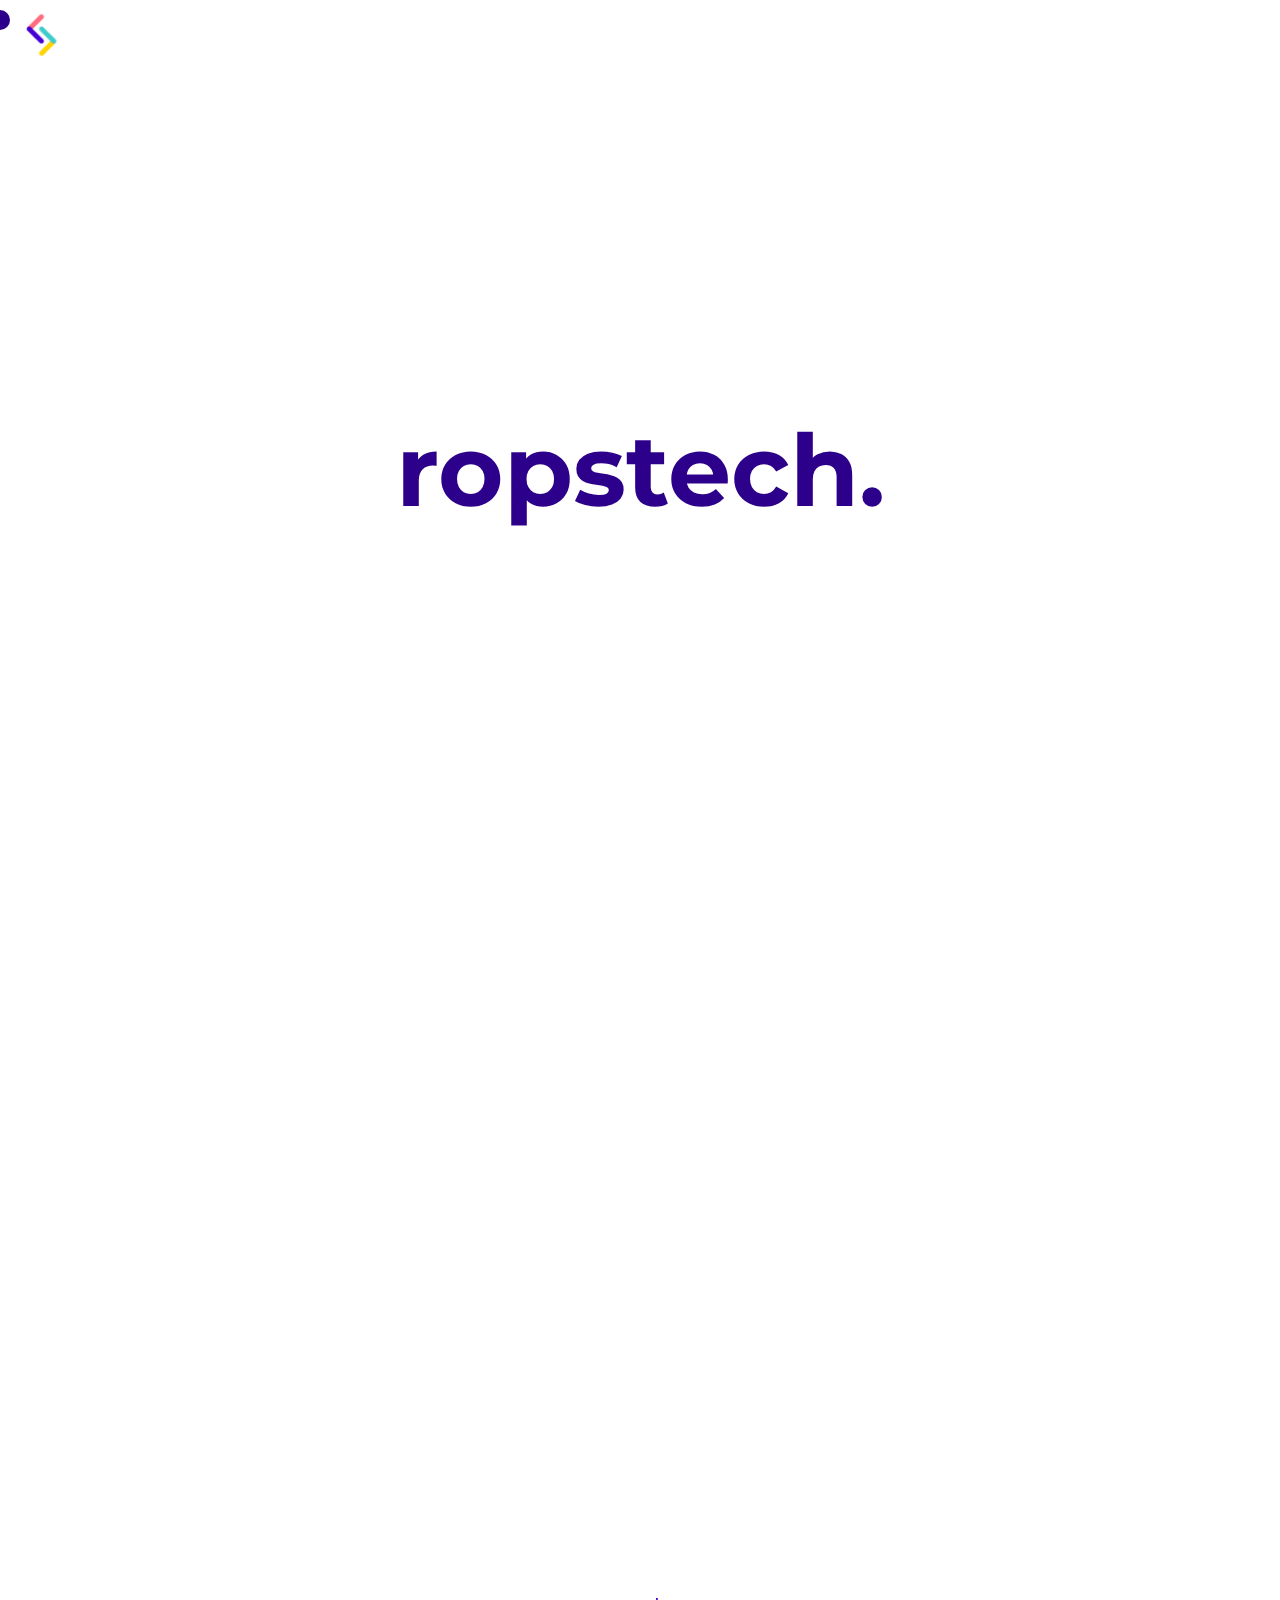
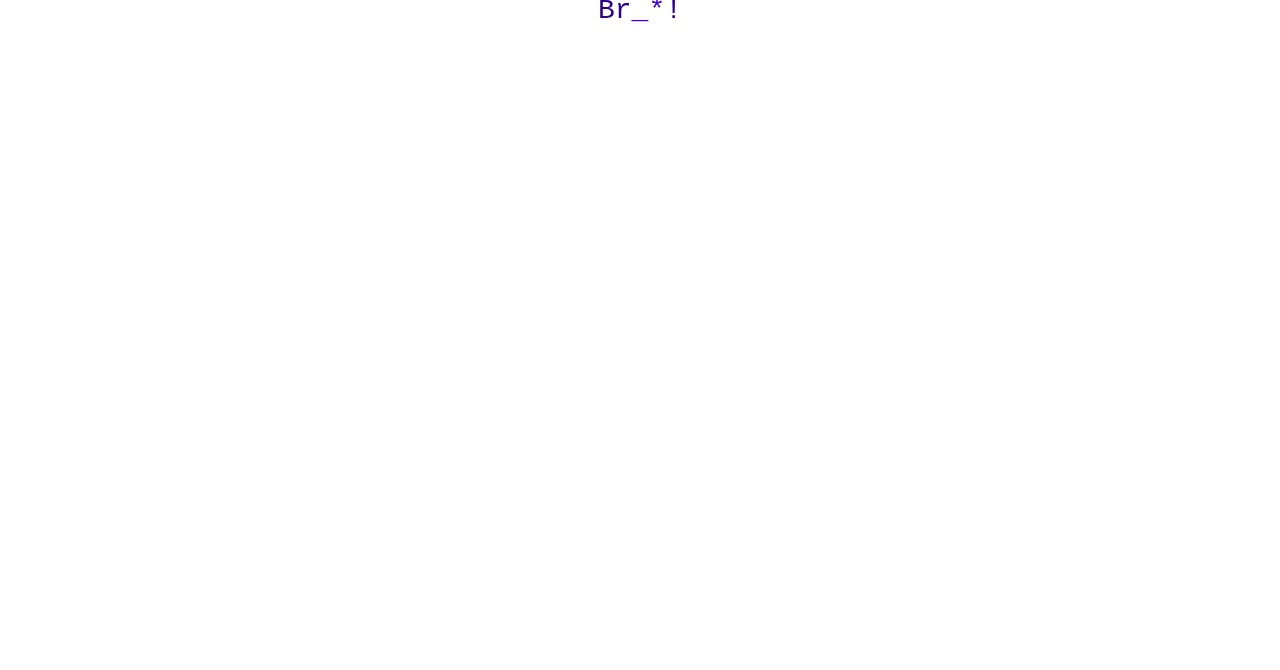
<file: index.html>
<!DOCTYPE html>
<html lang="en">
  
  <head>
    <meta charset="UTF-8">
    <title>ropstech</title>
    <link href="https://fonts.googleapis.com/css2?family=Montserrat:wght@900&display=swap" rel="stylesheet">
    <link rel="shortcut icon" type="image/x-icon" href="icons/favicon.ico?">
    <link rel="stylesheet" type="text/css" href="style.css">
  </head>

  <body>

    <div class="header">
      <a href="https://ropstech.github.io">
        <img class="my-logo" src="./images/Logo_main-removebg.png" alt="Logo"/>
      </a>
    </div>
    <div class="cursor"></div>
    <div class="shapes"style="margin-top: 20px;">
      <div class="shape shape-1"></div>
      <div class="shape shape-2"></div>
      <div class="shape shape-3"></div>
    </div>
    <div class="content"style="margin-top: 20px;">
      <h1>ropstech.</h1>
    </div>
    <div class="spacer"></div>
    <div class="container">
      <div class="text"></div>
    </div> 

    <script src="./scripts/mouseover.js"></script>
    <script src="https://cdnjs.cloudflare.com/ajax/libs/gsap/3.9.1/gsap.min.js"></script>
    <script src="./scripts/text_scramble.js"></script>

  </body>
</html>
</file>
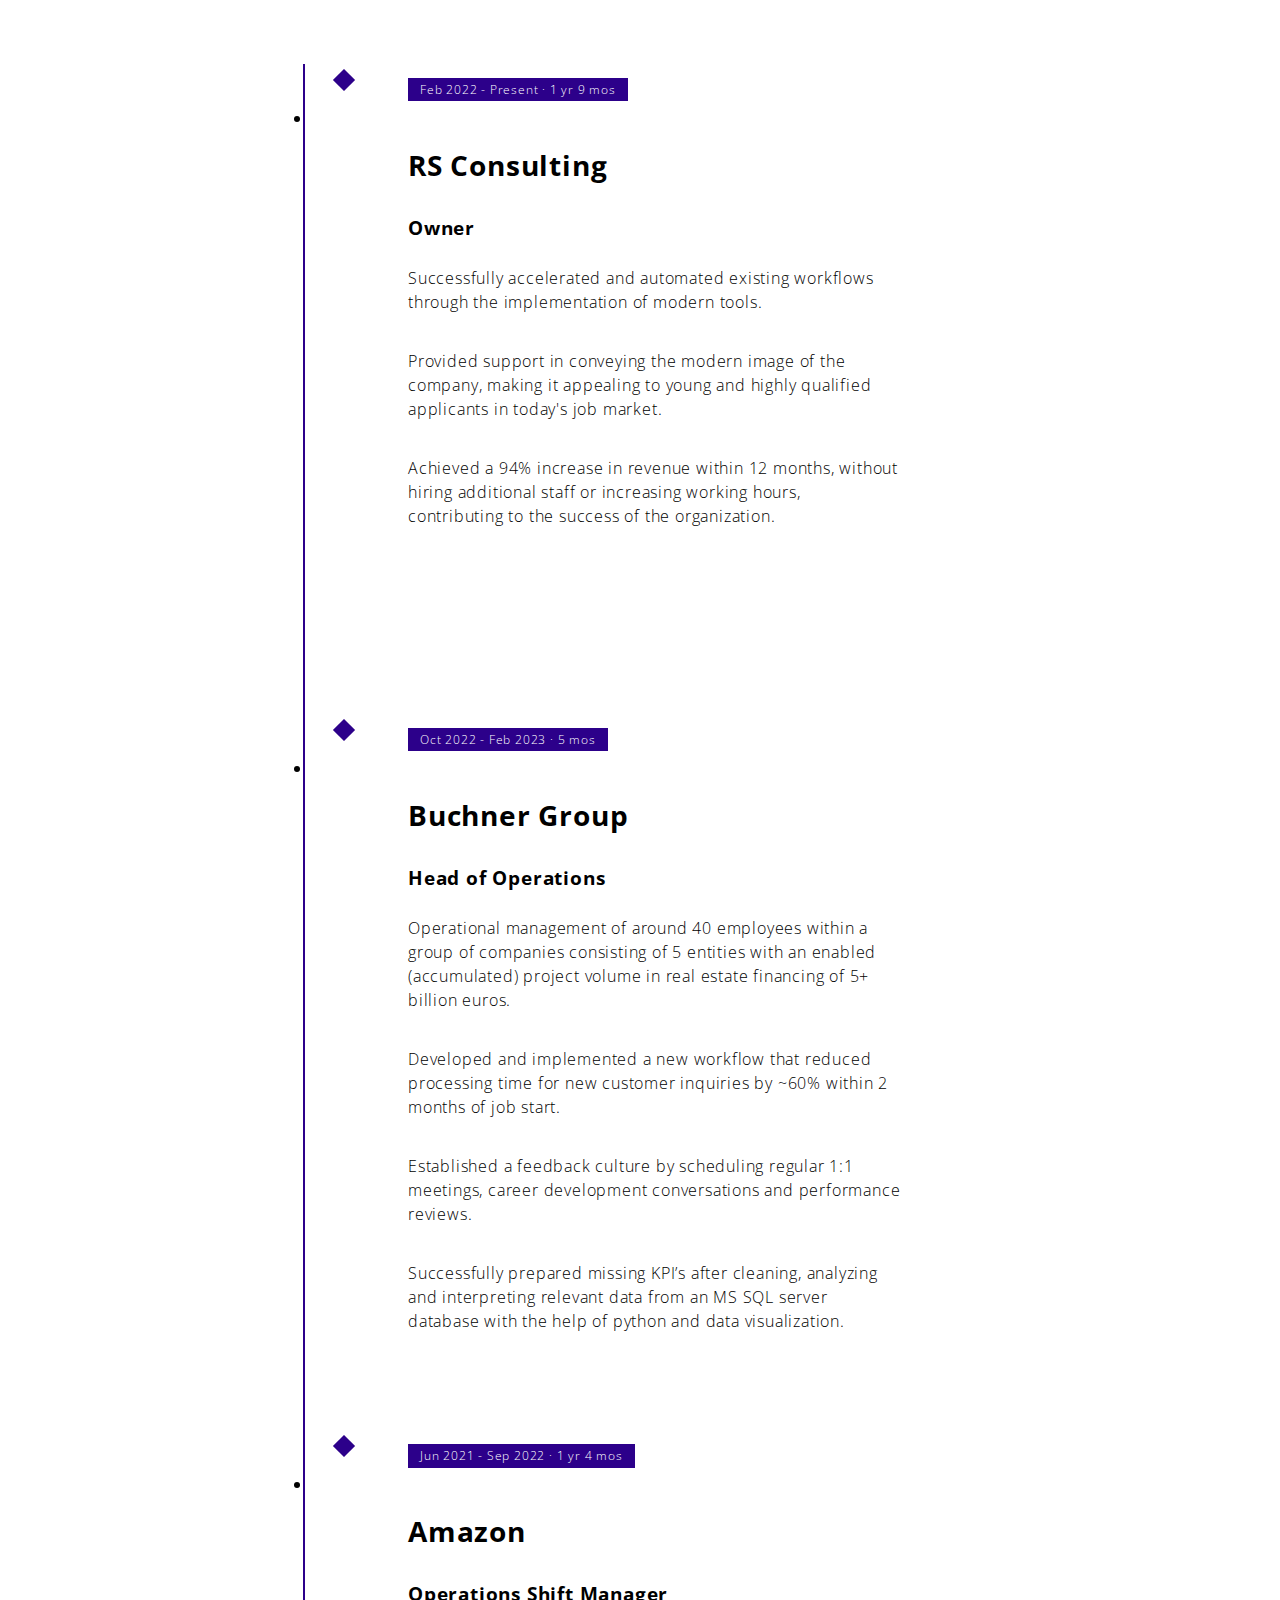
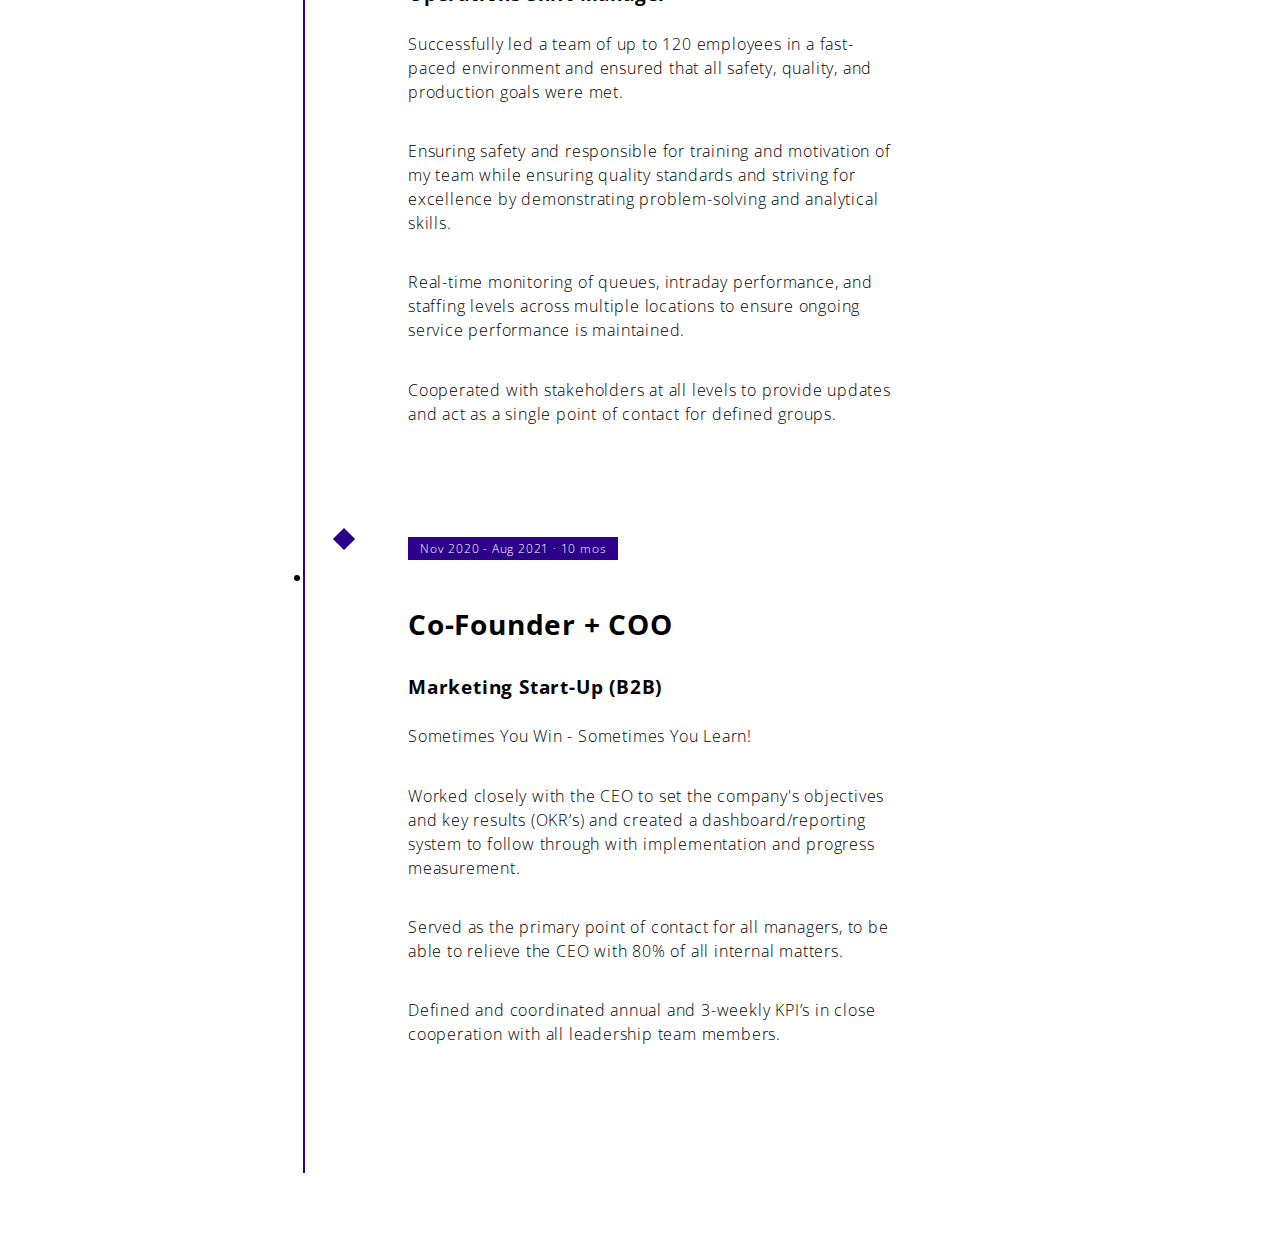
<file: resume.html>
<!DOCTYPE html>
<html lang="en">
<head>
    <meta charset="UTF-8">
    <meta name="viewport" content="width=device-width, initial-scale=1.0">
    <link rel="stylesheet" type="text/css" href="resume.css">

    <title>Document</title>
</head>
<body>
    <ul class="timeline">
        <li class="timeline-event">
            <label class="timeline-event-icon"></label>
            <div class="timeline-event-copy">
                <p class="timeline-event-thumbnail">Feb 2022 - Present · 1 yr 9 mos</p>
                <h3>RS Consulting</h3>
                <h4>Owner</h4>
                <p>Successfully accelerated and automated existing workflows through the implementation of modern tools.</p>
                <p>Provided support in conveying the modern image of the company, making it appealing to young and highly qualified applicants in today's job market.</p>
                <p>Achieved a 94% increase in revenue within 12 months, without hiring additional staff or increasing working hours, contributing to the success of the organization.</p>
            </div>
        </li>
        <li class="timeline-event">
            <label class="timeline-event-icon"></label>
            <div class="timeline-event-copy">
                <p class="timeline-event-thumbnail">Oct 2022 - Feb 2023 · 5 mos</p>
                <h3>Buchner Group</h3>
                <h4>Head of Operations</h4>
                <p>Operational management of around 40 employees within a group of companies consisting of 5 entities with an enabled (accumulated) project volume in real estate financing of 5+ billion euros.</p>
                <p>Developed and implemented a new workflow that reduced processing time for new customer inquiries by ~60% within 2 months of job start.</p>
                <p>Established a feedback culture by scheduling regular 1:1 meetings, career development conversations and performance reviews.</p>
                <p>Successfully prepared missing KPI’s after cleaning, analyzing and interpreting relevant data from an MS SQL server database with the help of python and data visualization.</p>
            </div>
        </li>
        <li class="timeline-event">
            <label class="timeline-event-icon"></label>
            <div class="timeline-event-copy">
                <p class="timeline-event-thumbnail">Jun 2021 - Sep 2022 · 1 yr 4 mos</p>
                <h3>Amazon</h3>
                <h4>Operations Shift Manager</h4>
                <p>Successfully led a team of up to 120 employees in a fast-paced environment and ensured that all safety, quality, and production goals were met.</p>
                <p>Ensuring safety and responsible for training and motivation of my team while ensuring quality standards and striving for excellence by demonstrating problem-solving and analytical skills.</p>
                <p>Real-time monitoring of queues, intraday performance, and staffing levels across multiple locations to ensure ongoing service performance is maintained.</p>
                <p>Cooperated with stakeholders at all levels to provide updates and act as a single point of contact for defined groups.</p>
            </div>
        </li>
        <li class="timeline-event">
            <label class="timeline-event-icon"></label>
            <div class="timeline-event-copy">
                <p class="timeline-event-thumbnail">Nov 2020 - Aug 2021 · 10 mos</p>
                <h3>Co-Founder + COO</h3>
                <h4>Marketing Start-Up (B2B)</h4>
                <p>Sometimes You Win - Sometimes You Learn!</p>
                <p>Worked closely with the CEO to set the company's objectives and key results (OKR’s) and created a dashboard/reporting system to follow through with implementation and progress measurement.</p>
                <p>Served as the primary point of contact for all managers, to be able to relieve the CEO with 80% of all internal matters.</p>
                <p>Defined and coordinated annual and 3-weekly KPI’s in close cooperation with all leadership team members.</p>
            </div>
        </li> 
      </ul>
</body>
</html>
</file>
<file: style.css>
html, body {
    font-family: 'Montserrat', sans-serif;
    font-weight: 900;
    margin: 0;
    padding: 0;
  }
  
  body, body * {
    cursor: none;
  }

  .shapes {
    height: 100vh;
    width: 100vw;
    background: #2c008a;
    overflow: hidden;
    margin: 0;
    box-sizing: border-box;
  }

  .shape {
    will-change: transform;
    position: absolute;
    border-radius: 50%;
  }

  .shape.shape-1 {
    background: #4401d5;
    width: 650px;
    height: 650px;
    margin: -325px 0 0 -325px;
  }

  .shape.shape-2 {
    background: #40cccb;
    width: 440px;
    height: 440px;
    margin: -220px 0 0 -220px;
  }

  .shape.shape-3 {
    background: #FFD400;
    width: 270px;
    height: 270px;
    margin: -135px 0 0 -135px;
  }

  .content {
    top: 0;
    left: 0;
    position: absolute;
    display: flex;
    justify-content: center;
    align-items: center;
    height: 100vh;
    width: 100vw;
    background: #fff;
    mix-blend-mode: screen;
  }

  div {
    height: 50vh;
    overflow: hidden;
  }

  .spacer {
    height: 50vh;
  }

  h1 {
    font-size: 100px;
    color: #000;
    margin: 0;
    text-align: center;
  }

  @media (max-width: 520px) {
    h1 {
      font-size: 100px;
      font-size: calc((0.0989119683 * 100vw + (58.5558852621px)));
    }
    
    .my-logo {
      min-width: 60px;
      min-height: 90px;
    }
  }

  @media (min-width: 1430px) {
    h1 {
      font-size: 200px;
    }
  }

  .cursor {
    position: fixed;
    background: #2c008a;
    width: 20px;
    height: 20px;
    margin: -10px 0 0 -10px;
    border-radius: 50%;
    will-change: transform;
    -webkit-user-select: none;
    -moz-user-select: none;
    -ms-user-select: none;
    user-select: none;
    pointer-events: none;
    z-index: 10000;
  }

  ::-moz-selection {
    color: #fff;
    background: #2c008a;
  }

  ::selection {
    color: #fff;
    background: #2c008a;
  }

  @import 'https://fonts.googleapis.com/css?family=Roboto+Mono:100';

  .container {
    height: 100vh;
    display: flex;
    justify-content: center;
    align-items: center;
  }

  .text {
    font-weight: 100;
    font-size: 28px;
    color: #2c008a;
    font-family: 'Roboto Mono', monospace;
  }

  .dud {
    color: #4401d5;
  }

  img {
    height: 50px;
    position: fixed;
    top: 10px;
    left: 10px;
    z-index: 1000;
  }

  img:hover {
    cursor: pointer;
    pointer-events: auto;
  }

  .header {
    position: fixed;
    top: 0;
    width: 100%;
    height: 60px;
    z-index: 9999;
    background-color: #fff;
  }
</file>
<file: resume.css>
/* Variables */
/* Fonts */
@import url(https://fonts.googleapis.com/css?family=Open+Sans:300,700);
body {
  font-family: 'Open Sans', 'Helvetica Neue', Helvetica, Arial, sans-serif;
  font-size: 1em;
  font-weight: 300;
  line-height: 1.5;
  letter-spacing: 0.05em;
}

/* Layout */
* {
  -moz-box-sizing: border-box;
  -webkit-box-sizing: border-box;
  box-sizing: border-box;
}

/* Styling */
.timeline {
  margin: 4em auto;
  position: relative;
  max-width: 46em;
}
.timeline:before {
  background-color: #2c008a;
  content: '';
  margin-left: -1px;
  position: absolute;
  top: 0;
  left: 2em;
  width: 2px;
  height: 100%;
}

.timeline-event {
  position: relative;
}
.timeline-event:hover .timeline-event-icon {
  -moz-transform: rotate(-45deg);
  -ms-transform: rotate(-45deg);
  -webkit-transform: rotate(-45deg);
  transform: rotate(-45deg);
  background-color: #a83279;
}
.timeline-event:hover .timeline-event-thumbnail {
  -moz-box-shadow: inset 40em 0 0 0 #a83279;
  -webkit-box-shadow: inset 40em 0 0 0 #a83279;
  box-shadow: inset 40em 0 0 0 #a83279;
}

.timeline-event-copy {
  padding: 2em;
  position: relative;
  top: -1.875em;
  left: 4em;
  width: 80%;
  min-height: 650px; /* Adjust the height as needed */
  max-height: 4700px; /* Adjust the height as needed */
  overflow: auto; /* Enable scrolling if content exceeds max-height */
}
.timeline-event-copy h3 {
  font-size: 1.75em;
}
.timeline-event-copy h4 {
  font-size: 1.2em;
  margin-bottom: 1.2em;
}
.timeline-event-copy strong {
  font-weight: 700;
}
.timeline-event-copy p:not(.timeline-event-thumbnail) {
  padding-bottom: 1.2em;
}

.timeline-event-icon {
  -moz-transition: -moz-transform 0.2s ease-in;
  -o-transition: -o-transform 0.2s ease-in;
  -webkit-transition: -webkit-transform 0.2s ease-in;
  transition: transform 0.2s ease-in;
  -moz-transform: rotate(45deg);
  -ms-transform: rotate(45deg);
  -webkit-transform: rotate(45deg);
  transform: rotate(45deg);
  background-color: #2c008a;
  outline: 10px solid white;
  display: block;
  margin: 0.5em 0.5em 0.5em -0.5em;
  position: absolute;
  top: 0;
  left: 2em;
  width: 1em;
  height: 1em;
}

.timeline-event-thumbnail {
  -moz-transition: box-shadow 0.5s ease-in 0.1s;
  -o-transition: box-shadow 0.5s ease-in 0.1s;
  -webkit-transition: box-shadow 0.5s ease-in;
  -webkit-transition-delay: 0.1s;
  transition: box-shadow 0.5s ease-in 0.1s;
  color: white;
  font-size: 0.75em;
  background-color: #2c008a;
  -moz-box-shadow: inset 0 0 0 0em #ef795a;
  -webkit-box-shadow: inset 0 0 0 0em #ef795a;
  box-shadow: inset 0 0 0 0em #ef795a;
  display: inline-block;
  margin-bottom: 1.2em;
  padding: 0.25em 1em 0.2em 1em;
}
</file>
